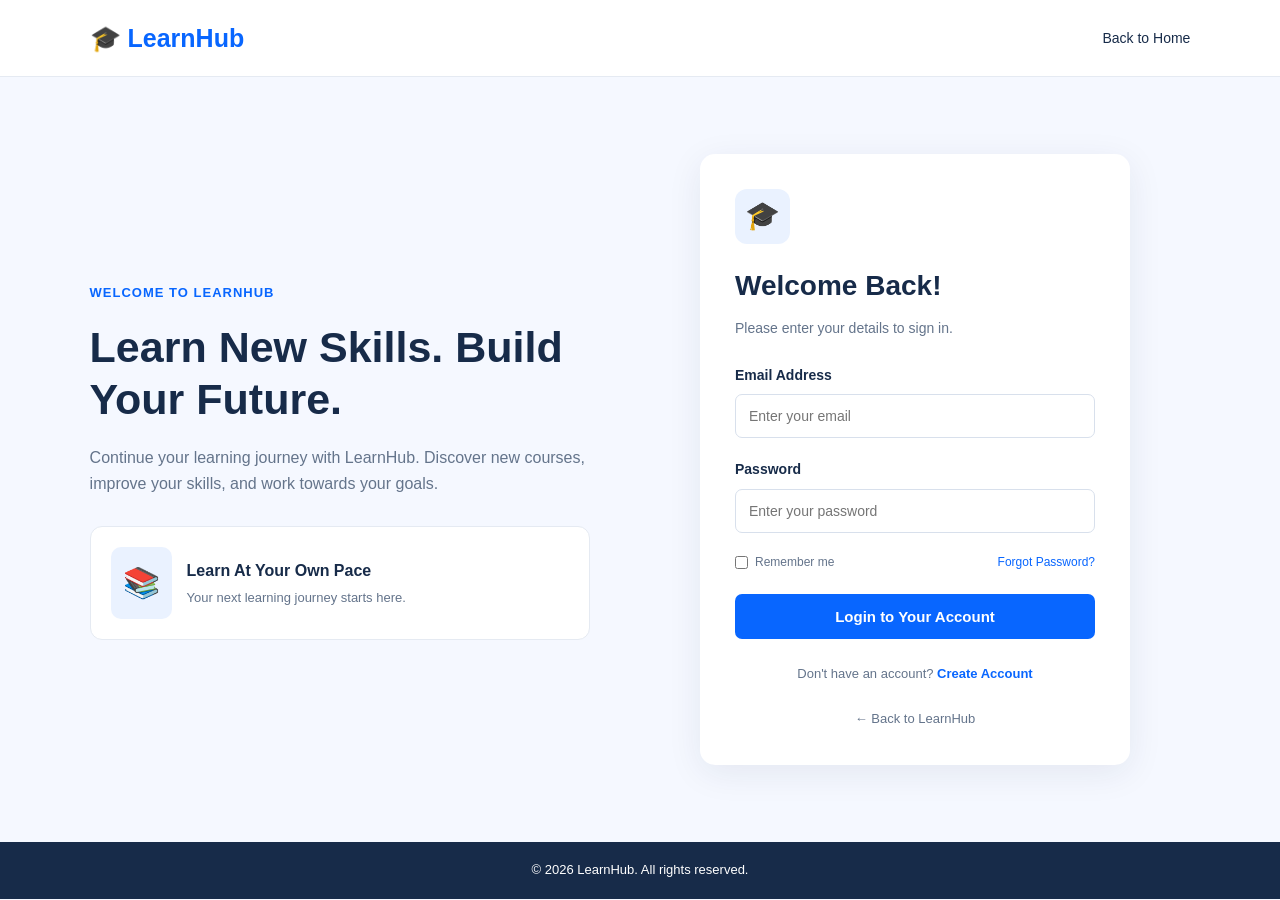
<file: online course UI/login.html>
<!DOCTYPE html>
<html lang="en">

<head>

    <meta charset="UTF-8">

    <meta name="viewport" content="width=device-width, initial-scale=1.0">

    <title>Login - LearnHub</title>

    <link rel="stylesheet" href="login.css">

</head>

<body>

    <!-- Navbar Start -->

    <header class="navbar">

        <a href="index.html" class="logo">
            🎓 LearnHub
        </a>

        <a href="index.html" class="home-link">
            Back to Home
        </a>

    </header>

    <!-- Navbar End -->


    <!-- Login Section Start -->

    <section class="login-section">

        <!-- Left Side -->

        <div class="login-left">

            <span class="small-heading">
                WELCOME TO LEARNHUB
            </span>

            <h1>
                Learn New Skills.
                Build Your Future.
            </h1>

            <p>
                Continue your learning journey with LearnHub.
                Discover new courses, improve your skills,
                and work towards your goals.
            </p>

            <div class="learning-box">

                <div class="learning-icon">
                    📚
                </div>

                <div>

                    <h3>Learn At Your Own Pace</h3>

                    <p>
                        Your next learning journey starts here.
                    </p>

                </div>

            </div>

        </div>


        <!-- Right Side Login Form -->

        <div class="login-right">

            <div class="login-card">

                <div class="login-logo">
                    🎓
                </div>

                <h2>Welcome Back!</h2>

                <p class="login-description">
                    Please enter your details to sign in.
                </p>


                <!-- Login Form -->

                <form action="#" method="post">

                    <!-- Email -->

                    <label for="email">
                        Email Address
                    </label>

                    <input
                        type="email"
                        id="email"
                        name="email"
                        placeholder="Enter your email"
                        autocomplete="email"
                        required
                    >


                    <!-- Password -->

                    <label for="password">
                        Password
                    </label>

                    <input
                        type="password"
                        id="password"
                        name="password"
                        placeholder="Enter your password"
                        autocomplete="current-password"
                        required
                    >


                    <!-- Remember Me and Forgot Password -->

                    <div class="form-options">

                        <label class="remember-label">

                            <input type="checkbox" name="remember">

                            Remember me

                        </label>

                        <a href="forgot-password.html">
                            Forgot Password?
                        </a>

                    </div>


                    <!-- Login Button -->

                    <button type="submit" class="login-button">
                        Login to Your Account
                    </button>

                </form>


                <!-- Signup Link -->

                <div class="signup-text">

                    <p>
                        Don't have an account?
                        <a href="signup.html">Create Account</a>
                    </p>

                </div>


                <!-- Back to Website -->

                <div class="back-home">

                    <a href="index.html">
                        ← Back to LearnHub
                    </a>

                </div>

            </div>

        </div>

    </section>

    <!-- Login Section End -->


    <!-- Footer Start -->

    <footer class="footer">

        <p>
            © 2026 LearnHub. All rights reserved.
        </p>

    </footer>

    <!-- Footer End -->

</body>

</html>
</file>
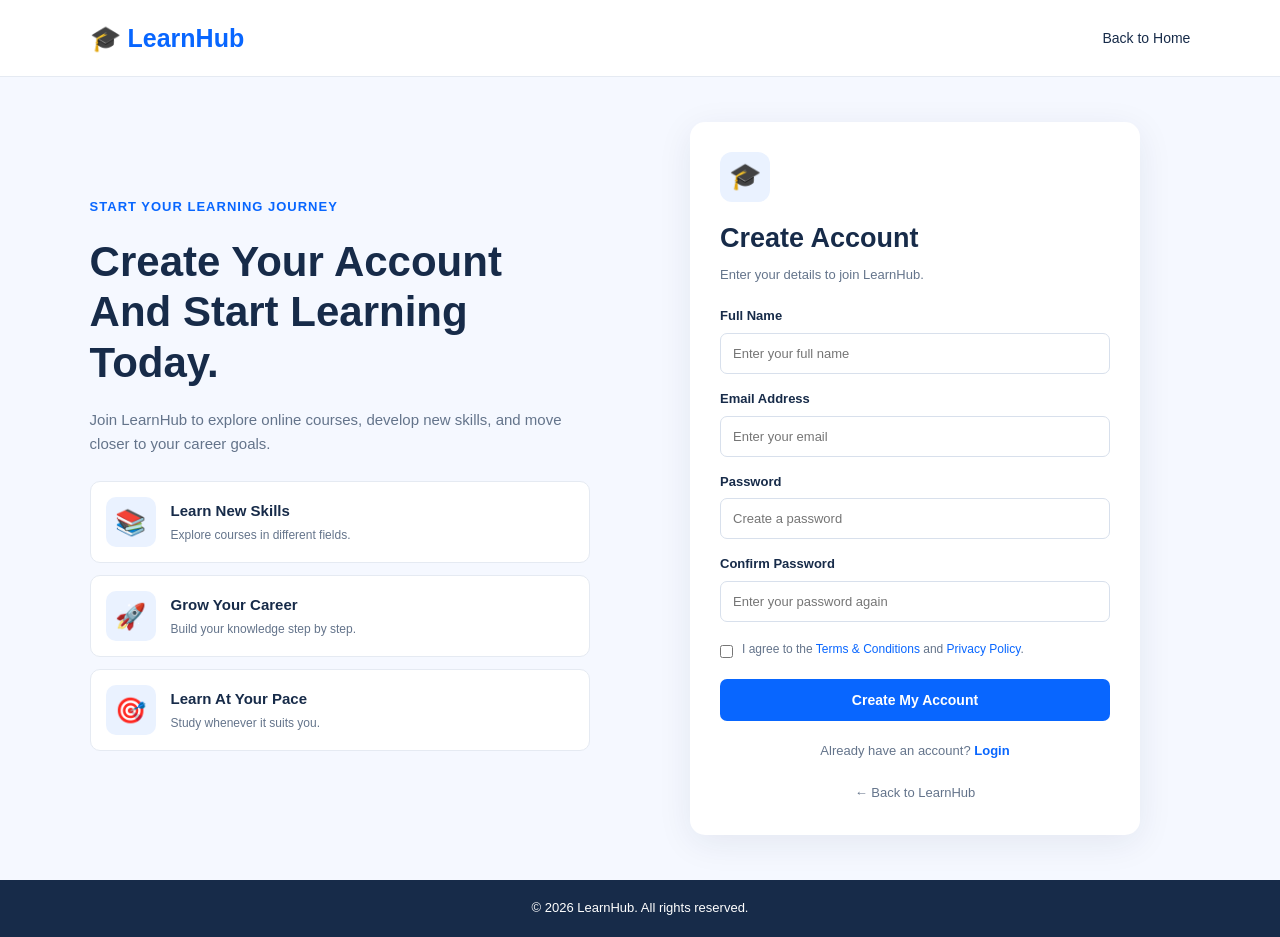
<file: online course UI/signup.html>
<!DOCTYPE html>
<html lang="en">

<head>

    <meta charset="UTF-8">

    <meta name="viewport" content="width=device-width, initial-scale=1.0">

    <title>Sign Up - LearnHub</title>

    <link rel="stylesheet" href="signup.css">

</head>

<body>

    <!-- Navbar Start -->

    <header class="navbar">

        <a href="index.html" class="logo">
            🎓 LearnHub
        </a>

        <a href="index.html" class="home-link">
            Back to Home
        </a>

    </header>

    <!-- Navbar End -->


    <!-- Signup Section Start -->

    <section class="signup-section">


        <!-- Left Side -->

        <div class="signup-left">

            <span class="small-heading">
                START YOUR LEARNING JOURNEY
            </span>

            <h1>
                Create Your Account
                And Start Learning Today.
            </h1>

            <p>
                Join LearnHub to explore online courses,
                develop new skills, and move closer to
                your career goals.
            </p>


            <!-- Learning Benefits -->

            <div class="benefit-box">

                <div class="benefit-icon">
                    📚
                </div>

                <div>

                    <h3>Learn New Skills</h3>

                    <p>
                        Explore courses in different fields.
                    </p>

                </div>

            </div>


            <div class="benefit-box">

                <div class="benefit-icon">
                    🚀
                </div>

                <div>

                    <h3>Grow Your Career</h3>

                    <p>
                        Build your knowledge step by step.
                    </p>

                </div>

            </div>


            <div class="benefit-box">

                <div class="benefit-icon">
                    🎯
                </div>

                <div>

                    <h3>Learn At Your Pace</h3>

                    <p>
                        Study whenever it suits you.
                    </p>

                </div>

            </div>

        </div>


        <!-- Right Side Signup Form -->

        <div class="signup-right">

            <div class="signup-card">

                <div class="signup-logo">
                    🎓
                </div>

                <h2>Create Account</h2>

                <p class="signup-description">
                    Enter your details to join LearnHub.
                </p>


                <!-- Signup Form -->

                <form action="#" method="post">


                    <!-- Full Name -->

                    <label for="fullname">
                        Full Name
                    </label>

                    <input
                        type="text"
                        id="fullname"
                        name="fullname"
                        placeholder="Enter your full name"
                        autocomplete="name"
                        required
                    >


                    <!-- Email -->

                    <label for="email">
                        Email Address
                    </label>

                    <input
                        type="email"
                        id="email"
                        name="email"
                        placeholder="Enter your email"
                        autocomplete="email"
                        required
                    >


                    <!-- Password -->

                    <label for="password">
                        Password
                    </label>

                    <input
                        type="password"
                        id="password"
                        name="password"
                        placeholder="Create a password"
                        autocomplete="new-password"
                        minlength="8"
                        required
                    >


                    <!-- Confirm Password -->

                    <label for="confirm-password">
                        Confirm Password
                    </label>

                    <input
                        type="password"
                        id="confirm-password"
                        name="confirm-password"
                        placeholder="Enter your password again"
                        autocomplete="new-password"
                        minlength="8"
                        required
                    >


                    <!-- Terms and Conditions -->

                    <label class="terms-label">

                        <input
                            type="checkbox"
                            name="terms"
                            required
                        >

                        <span>
                            I agree to the
                            <a href="#terms">Terms & Conditions</a>
                            and
                            <a href="#privacy">Privacy Policy</a>.
                        </span>

                    </label>


                    <!-- Signup Button -->

                    <button type="submit" class="signup-button">
                        Create My Account
                    </button>


                </form>


                <!-- Login Link -->

                <div class="login-text">

                    <p>
                        Already have an account?
                        <a href="login.html">Login</a>
                    </p>

                </div>


                <!-- Back to Home -->

                <div class="back-home">

                    <a href="index.html">
                        ← Back to LearnHub
                    </a>

                </div>

            </div>

        </div>

    </section>

    <!-- Signup Section End -->


    <!-- Footer Start -->

    <footer class="footer">

        <p>
            © 2026 LearnHub. All rights reserved.
        </p>

    </footer>

    <!-- Footer End -->


</body>

</html>
</file>
<file: online course UI/login.css>
/* Basic Settings */

* {
    margin: 0;
    padding: 0;
    box-sizing: border-box;
}

body {
    font-family: Arial, sans-serif;
    background-color: #f5f8ff;
    color: #172b49;
    line-height: 1.6;
}

a {
    text-decoration: none;
}


/* Navbar */

.navbar {
    background-color: white;
    padding: 18px 7%;
    display: flex;
    justify-content: space-between;
    align-items: center;
    border-bottom: 1px solid #e5eaf2;
}

.logo {
    font-size: 25px;
    font-weight: bold;
    color: #0866ff;
}

.home-link {
    color: #172b49;
    font-size: 14px;
}

.home-link:hover {
    color: #0866ff;
}


/* Login Section */

.login-section {
    min-height: calc(100vh - 135px);
    padding: 50px 7%;
    display: flex;
    align-items: center;
    justify-content: space-between;
    gap: 50px;
}


/* Left Side */

.login-left {
    flex: 1;
    max-width: 500px;
}

.small-heading {
    color: #0866ff;
    font-size: 13px;
    font-weight: bold;
    letter-spacing: 1px;
}

.login-left h1 {
    font-size: 43px;
    line-height: 1.2;
    margin-top: 18px;
    margin-bottom: 20px;
}

.login-left > p {
    color: #64748b;
    font-size: 16px;
    margin-bottom: 30px;
}


/* Learning Box */

.learning-box {
    display: flex;
    align-items: center;
    gap: 15px;
    background-color: white;
    padding: 20px;
    border-radius: 12px;
    border: 1px solid #e5eaf2;
}

.learning-icon {
    font-size: 30px;
    background-color: #eaf2ff;
    padding: 12px;
    border-radius: 10px;
}

.learning-box h3 {
    font-size: 16px;
    margin-bottom: 5px;
}

.learning-box p {
    font-size: 13px;
    color: #64748b;
}


/* Right Side */

.login-right {
    flex: 1;
    display: flex;
    justify-content: center;
}


/* Login Card */

.login-card {
    background-color: white;
    width: 100%;
    max-width: 430px;
    padding: 35px;
    border-radius: 15px;
    box-shadow: 0 8px 35px rgba(23, 43, 73, 0.08);
}


/* Login Logo */

.login-logo {
    width: 55px;
    height: 55px;
    background-color: #eaf2ff;
    border-radius: 12px;
    display: flex;
    justify-content: center;
    align-items: center;
    font-size: 28px;
    margin-bottom: 20px;
}


/* Login Heading */

.login-card h2 {
    font-size: 28px;
    margin-bottom: 8px;
}

.login-description {
    font-size: 14px;
    color: #64748b;
    margin-bottom: 25px;
}


/* Form Labels */

.login-card form > label {
    display: block;
    font-size: 14px;
    font-weight: bold;
    margin-bottom: 8px;
}


/* Form Inputs */

.login-card form > input {
    width: 100%;
    padding: 13px;
    margin-bottom: 20px;
    border: 1px solid #d8e0ec;
    border-radius: 7px;
    font-size: 14px;
    outline: none;
}


/* Input Focus */

.login-card form > input:focus {
    border-color: #0866ff;
    box-shadow: 0 0 0 3px #eaf2ff;
}


/* Form Options */

.form-options {
    display: flex;
    justify-content: space-between;
    align-items: center;
    gap: 10px;
    flex-wrap: wrap;
    margin-bottom: 22px;
}

.remember-label {
    display: flex;
    align-items: center;
    gap: 7px;
    font-size: 12px;
    color: #64748b;
}

.form-options a {
    font-size: 12px;
    color: #0866ff;
}


/* Login Button */

.login-button {
    width: 100%;
    padding: 14px;
    background-color: #0866ff;
    color: white;
    border: none;
    border-radius: 7px;
    font-size: 15px;
    font-weight: bold;
    cursor: pointer;
    transition: 0.3s;
}

.login-button:hover {
    background-color: #0052cc;
}


/* Signup Text */

.signup-text {
    text-align: center;
    margin-top: 25px;
}

.signup-text p {
    font-size: 13px;
    color: #64748b;
}

.signup-text a {
    color: #0866ff;
    font-weight: bold;
}


/* Back to Home */

.back-home {
    text-align: center;
    margin-top: 20px;
}

.back-home a {
    font-size: 13px;
    color: #64748b;
}

.back-home a:hover {
    color: #0866ff;
}


/* Footer */

.footer {
    background-color: #172b49;
    color: white;
    padding: 18px;
    text-align: center;
}

.footer p {
    font-size: 13px;
}


/* Tablet Responsive */

@media only screen and (max-width: 900px) {

    .login-section {
        padding: 40px 5%;
        gap: 30px;
    }

    .login-left h1 {
        font-size: 34px;
    }

    .login-card {
        padding: 28px;
    }

}


/* Mobile Responsive */

@media only screen and (max-width: 650px) {

    .navbar {
        padding: 15px 5%;
    }

    .logo {
        font-size: 22px;
    }

    .home-link {
        font-size: 13px;
    }

    .login-section {
        flex-direction: column;
        align-items: stretch;
        padding: 35px 5%;
        gap: 30px;
    }

    .login-left {
        max-width: 100%;
    }

    .login-left h1 {
        font-size: 32px;
    }

    .login-left > p {
        font-size: 14px;
    }

    .login-right {
        width: 100%;
    }

    .login-card {
        max-width: 100%;
        padding: 25px;
    }

    .login-card h2 {
        font-size: 25px;
    }

}


/* Small Mobile Responsive */

@media only screen and (max-width: 380px) {

    .navbar {
        gap: 10px;
    }

    .logo {
        font-size: 20px;
    }

    .home-link {
        font-size: 12px;
    }

    .login-left h1 {
        font-size: 27px;
    }

    .login-card {
        padding: 20px 16px;
    }

    .form-options {
        align-items: flex-start;
        flex-direction: column;
    }

}
</file>
<file: online course UI/signup.css>
/* Basic Settings */

* {
    margin: 0;
    padding: 0;
    box-sizing: border-box;
}

body {
    font-family: Arial, sans-serif;
    background-color: #f5f8ff;
    color: #172b49;
    line-height: 1.6;
}

a {
    text-decoration: none;
}


/* Navbar */

.navbar {
    background-color: white;
    padding: 18px 7%;
    display: flex;
    justify-content: space-between;
    align-items: center;
    border-bottom: 1px solid #e5eaf2;
}

.logo {
    font-size: 25px;
    font-weight: bold;
    color: #0866ff;
}

.home-link {
    color: #172b49;
    font-size: 14px;
}

.home-link:hover {
    color: #0866ff;
}


/* Signup Section */

.signup-section {
    min-height: calc(100vh - 135px);
    padding: 45px 7%;
    display: flex;
    align-items: center;
    justify-content: space-between;
    gap: 50px;
}


/* Left Side */

.signup-left {
    flex: 1;
    max-width: 500px;
}

.small-heading {
    color: #0866ff;
    font-size: 13px;
    font-weight: bold;
    letter-spacing: 1px;
}

.signup-left h1 {
    font-size: 42px;
    line-height: 1.2;
    margin-top: 18px;
    margin-bottom: 20px;
}

.signup-left > p {
    color: #64748b;
    font-size: 15px;
    margin-bottom: 25px;
}


/* Benefit Boxes */

.benefit-box {
    display: flex;
    align-items: center;
    gap: 15px;
    background-color: white;
    padding: 15px;
    border-radius: 10px;
    border: 1px solid #e5eaf2;
    margin-bottom: 12px;
}

.benefit-icon {
    min-width: 50px;
    height: 50px;
    display: flex;
    justify-content: center;
    align-items: center;
    background-color: #eaf2ff;
    border-radius: 10px;
    font-size: 25px;
}

.benefit-box h3 {
    font-size: 15px;
    margin-bottom: 3px;
}

.benefit-box p {
    color: #64748b;
    font-size: 12px;
}


/* Right Side */

.signup-right {
    flex: 1;
    display: flex;
    justify-content: center;
}


/* Signup Card */

.signup-card {
    background-color: white;
    width: 100%;
    max-width: 450px;
    padding: 30px;
    border-radius: 15px;
    box-shadow: 0 8px 35px rgba(23, 43, 73, 0.08);
}


/* Signup Logo */

.signup-logo {
    width: 50px;
    height: 50px;
    background-color: #eaf2ff;
    border-radius: 12px;
    display: flex;
    justify-content: center;
    align-items: center;
    font-size: 26px;
    margin-bottom: 15px;
}


/* Signup Heading */

.signup-card h2 {
    font-size: 27px;
    margin-bottom: 5px;
}

.signup-description {
    font-size: 13px;
    color: #64748b;
    margin-bottom: 20px;
}


/* Form Labels */

.signup-card form > label {
    display: block;
    font-size: 13px;
    font-weight: bold;
    margin-bottom: 6px;
}


/* Form Inputs */

.signup-card form > input {
    width: 100%;
    padding: 12px;
    margin-bottom: 15px;
    border: 1px solid #d8e0ec;
    border-radius: 7px;
    font-size: 13px;
    outline: none;
}


/* Input Focus */

.signup-card form > input:focus {
    border-color: #0866ff;
    box-shadow: 0 0 0 3px #eaf2ff;
}


/* Terms and Conditions */

.signup-card form > .terms-label {
    display: flex;
    align-items: flex-start;
    gap: 9px;
    font-size: 12px;
    font-weight: normal;
    color: #64748b;
    margin-top: 3px;
    margin-bottom: 20px;
}

.terms-label input {
    margin-top: 5px;
    flex-shrink: 0;
}

.terms-label a {
    color: #0866ff;
}


/* Signup Button */

.signup-button {
    width: 100%;
    padding: 13px;
    background-color: #0866ff;
    color: white;
    border: none;
    border-radius: 7px;
    font-size: 14px;
    font-weight: bold;
    cursor: pointer;
    transition: 0.3s;
}

.signup-button:hover {
    background-color: #0052cc;
}


/* Login Link */

.login-text {
    text-align: center;
    margin-top: 20px;
}

.login-text p {
    color: #64748b;
    font-size: 13px;
}

.login-text a {
    color: #0866ff;
    font-weight: bold;
}


/* Back to Home */

.back-home {
    text-align: center;
    margin-top: 17px;
}

.back-home a {
    color: #64748b;
    font-size: 13px;
}

.back-home a:hover {
    color: #0866ff;
}


/* Footer */

.footer {
    background-color: #172b49;
    color: white;
    padding: 18px;
    text-align: center;
}

.footer p {
    font-size: 13px;
}


/* Tablet Responsive */

@media only screen and (max-width: 900px) {

    .signup-section {
        padding: 40px 5%;
        gap: 30px;
    }

    .signup-left h1 {
        font-size: 34px;
    }

    .signup-card {
        padding: 25px;
    }

}


/* Mobile Responsive */

@media only screen and (max-width: 650px) {

    .navbar {
        padding: 15px 5%;
    }

    .logo {
        font-size: 22px;
    }

    .home-link {
        font-size: 13px;
    }

    .signup-section {
        flex-direction: column;
        align-items: stretch;
        padding: 35px 5%;
        gap: 30px;
    }

    .signup-left {
        max-width: 100%;
    }

    .signup-left h1 {
        font-size: 31px;
    }

    .signup-left > p {
        font-size: 14px;
    }

    .signup-right {
        width: 100%;
    }

    .signup-card {
        max-width: 100%;
        padding: 25px;
    }

    .signup-card h2 {
        font-size: 24px;
    }

}


/* Small Mobile Responsive */

@media only screen and (max-width: 380px) {

    .logo {
        font-size: 20px;
    }

    .home-link {
        font-size: 12px;
    }

    .signup-left h1 {
        font-size: 27px;
    }

    .signup-card {
        padding: 20px 16px;
    }

    .benefit-box {
        padding: 12px;
    }

}
</file>
